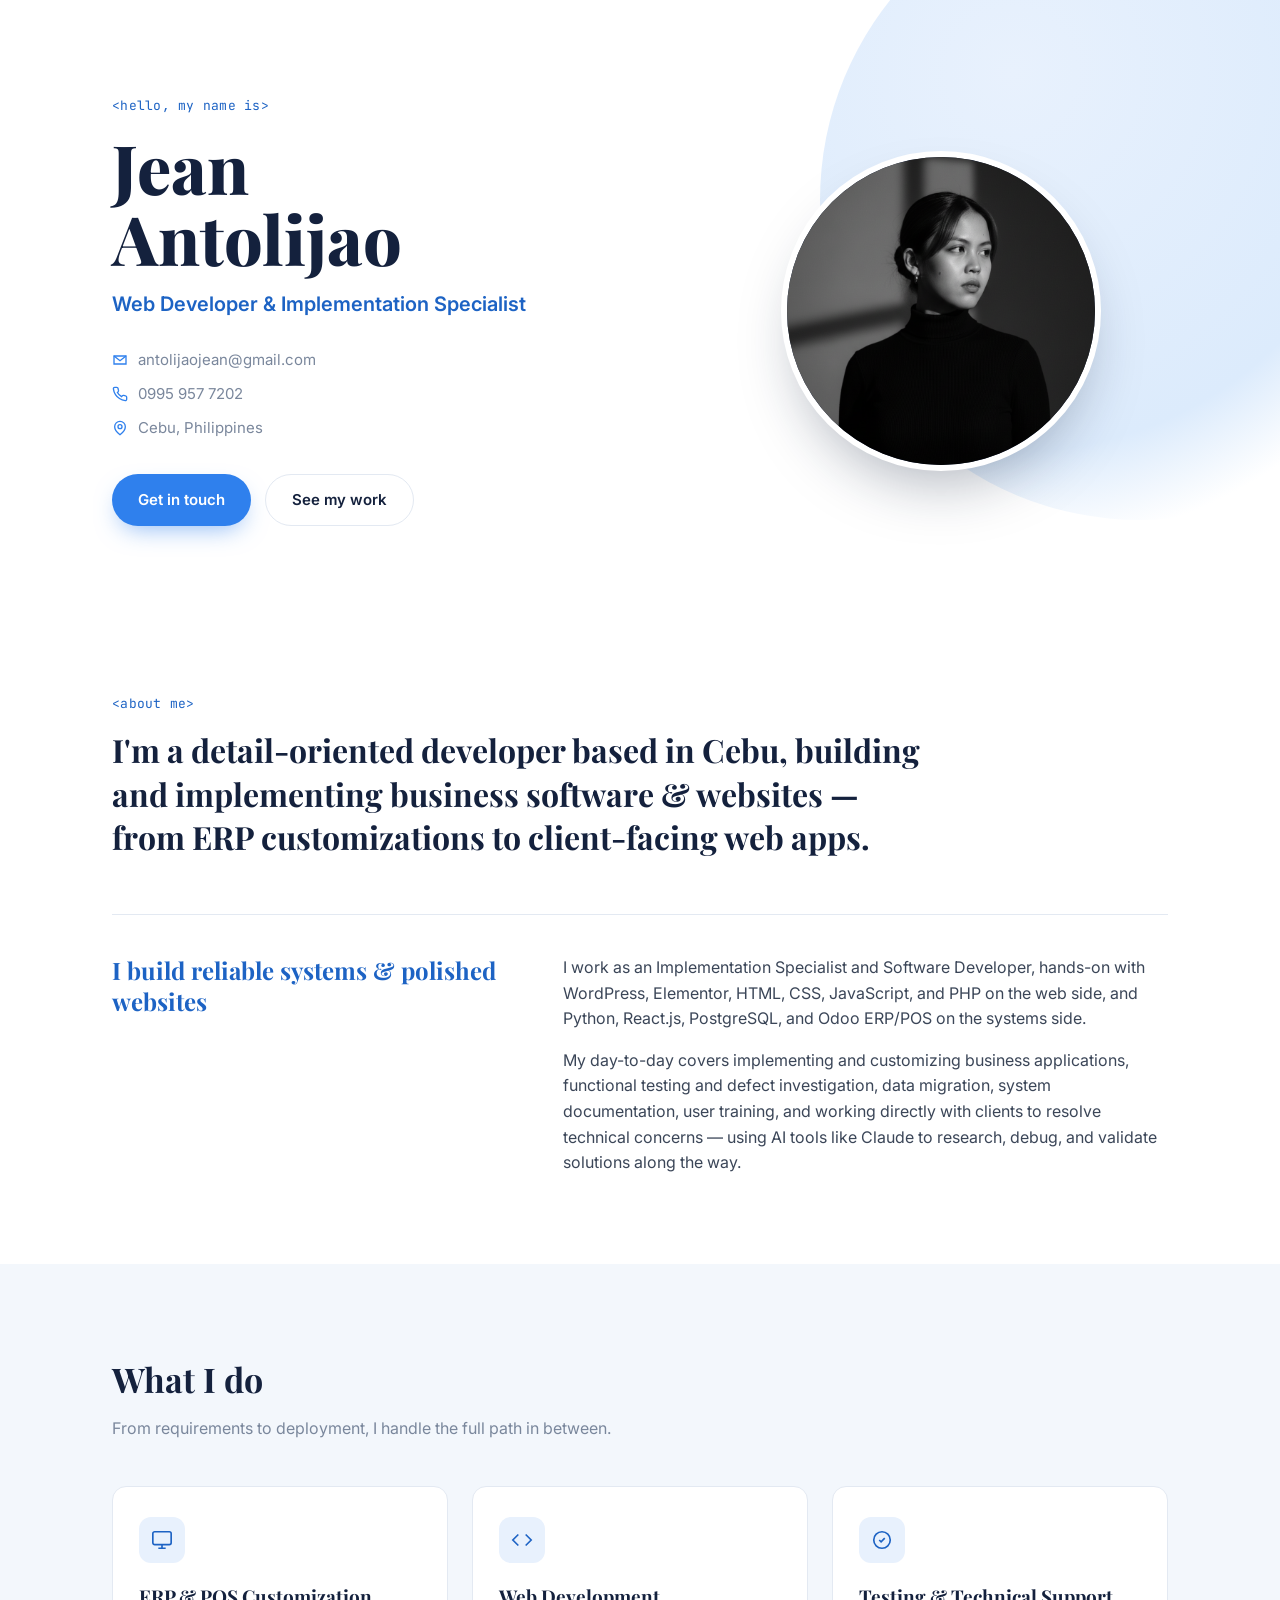
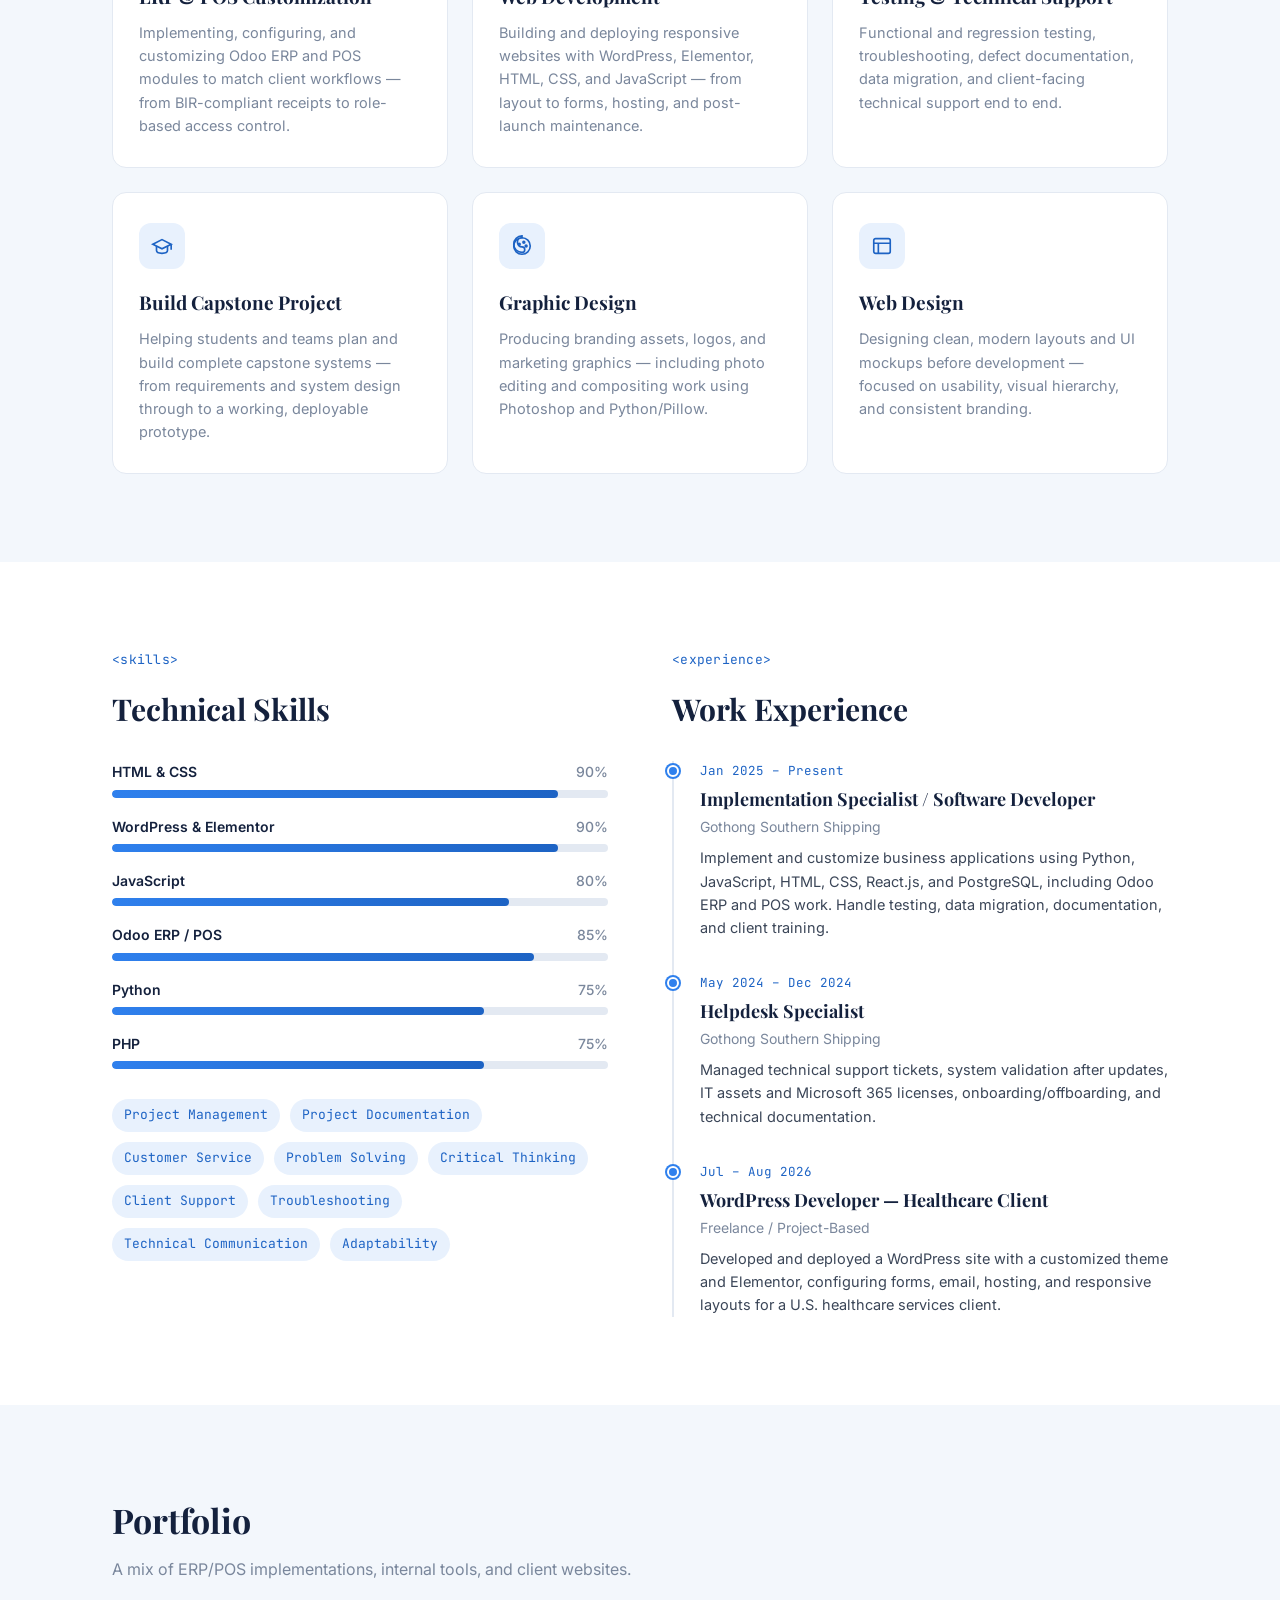
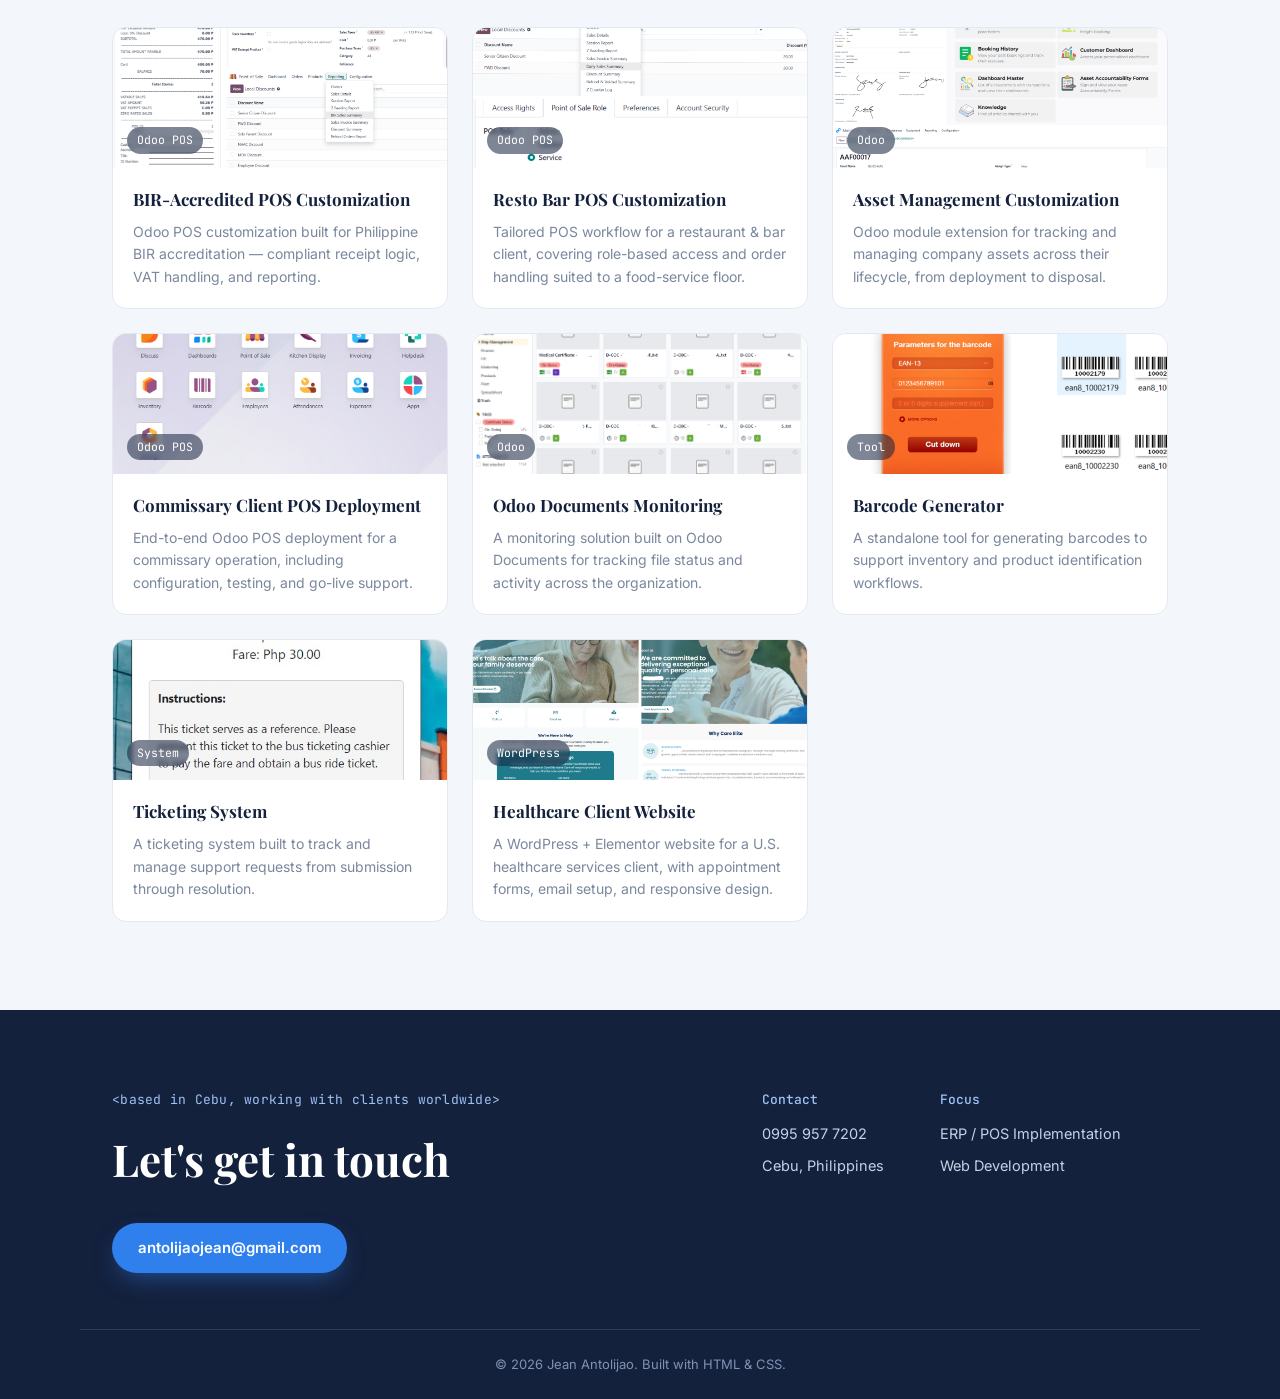
<file: index.html>
<!DOCTYPE html>
<html lang="en">
<head>
<meta charset="UTF-8">
<meta name="viewport" content="width=device-width, initial-scale=1.0">
<title>Jean Antolijao — Web Developer &amp; Implementation Specialist</title>
<meta name="description" content="Portfolio of Jean Antolijao, Web Developer and Implementation Specialist based in Cebu, Philippines.">
<link rel="preconnect" href="https://fonts.googleapis.com">
<link rel="preconnect" href="https://fonts.gstatic.com" crossorigin>
<link href="https://fonts.googleapis.com/css2?family=Playfair+Display:wght@600;700;800&family=Inter:wght@400;500;600;700&family=JetBrains+Mono:wght@500&display=swap" rel="stylesheet">
<link rel="stylesheet" href="style.css">
</head>
<body>

<section class="hero" id="top">
  <div class="hero__blob" aria-hidden="true"></div>
  <div class="wrap hero__inner">
    <div class="hero__text">
      <p class="eyebrow">&lt;hello, my name is&gt;</p>
      <h1 class="hero__name">Jean<br>Antolijao</h1>
      <p class="hero__role">Web Developer &amp; Implementation Specialist</p>

      <ul class="hero__contact">
        <li>
          <svg viewBox="0 0 24 24" width="16" height="16" fill="none" stroke="currentColor" stroke-width="2"><path d="M4 4h16v16H4z" opacity="0"/><path d="M3 6l9 7 9-7"/><path d="M3 6h18v12H3z"/></svg>
          antolijaojean@gmail.com
        </li>
        <li>
          <svg viewBox="0 0 24 24" width="16" height="16" fill="none" stroke="currentColor" stroke-width="2"><path d="M22 16.9v3a2 2 0 0 1-2.2 2 19.8 19.8 0 0 1-8.6-3.1 19.5 19.5 0 0 1-6-6A19.8 19.8 0 0 1 2.1 4.2 2 2 0 0 1 4.1 2h3a2 2 0 0 1 2 1.7c.1.9.3 1.8.6 2.7a2 2 0 0 1-.4 2.1L8.1 9.7a16 16 0 0 0 6.2 6.2l1.2-1.2a2 2 0 0 1 2.1-.5c.9.3 1.8.5 2.7.6a2 2 0 0 1 1.7 2.1Z"/></svg>
          0995 957 7202
        </li>
        <li>
          <svg viewBox="0 0 24 24" width="16" height="16" fill="none" stroke="currentColor" stroke-width="2"><path d="M20 10c0 6-8 12-8 12s-8-6-8-12a8 8 0 0 1 16 0Z"/><circle cx="12" cy="10" r="3"/></svg>
          Cebu, Philippines
        </li>
      </ul>

      <div class="hero__cta">
        <a href="#contact" class="btn btn--primary">Get in touch</a>
        <a href="#portfolio" class="btn btn--ghost">See my work</a>
      </div>
    </div>

    <div class="hero__photo">
      <div class="hero__photo-frame">
        <img src="assets/prof.png" alt="Portrait of Jean Antolijao">
      </div>
    </div>
  </div>
</section>

<!-- ABOUT -->
<section class="section" id="about">
  <div class="wrap">
    <p class="eyebrow">&lt;about me&gt;</p>
    <h2 class="statement">
      I'm a detail-oriented developer based in Cebu, building and implementing
      business software &amp; websites — from ERP customizations to
      client-facing web apps.
    </h2>

    <div class="about__grid">
      <div class="about__lead">
        <h3>I build reliable systems &amp; polished websites</h3>
      </div>
      <div class="about__body">
        <p>
          I work as an Implementation Specialist and Software Developer, hands-on with
          WordPress, Elementor, HTML, CSS, JavaScript, and PHP on the web side, and Python,
          React.js, PostgreSQL, and Odoo ERP/POS on the systems side.
        </p>
        <p>
          My day-to-day covers implementing and customizing business applications, functional
          testing and defect investigation, data migration, system documentation, user training,
          and working directly with clients to resolve technical concerns — using AI tools like
          Claude to research, debug, and validate solutions along the way.
        </p>
      </div>
    </div>
  </div>
</section>

<!-- WHAT I DO -->
<section class="section section--tint" id="services">
  <div class="wrap">
    <div class="section__head">
      <h2>What I do</h2>
      <p>From requirements to deployment, I handle the full path in between.</p>
    </div>

    <div class="services">
      <div class="service">
        <span class="service__icon">
          <svg viewBox="0 0 24 24" width="22" height="22" fill="none" stroke="currentColor" stroke-width="1.8"><rect x="2" y="3" width="20" height="14" rx="2"/><path d="M8 21h8M12 17v4"/></svg>
        </span>
        <h3>ERP &amp; POS Customization</h3>
        <p>Implementing, configuring, and customizing Odoo ERP and POS modules to match client
          workflows — from BIR-compliant receipts to role-based access control.</p>
      </div>

      <div class="service">
        <span class="service__icon">
          <svg viewBox="0 0 24 24" width="22" height="22" fill="none" stroke="currentColor" stroke-width="1.8"><path d="M16 18l6-6-6-6M8 6l-6 6 6 6"/></svg>
        </span>
        <h3>Web Development</h3>
        <p>Building and deploying responsive websites with WordPress, Elementor, HTML, CSS, and
          JavaScript — from layout to forms, hosting, and post-launch maintenance.</p>
      </div>

      <div class="service">
        <span class="service__icon">
          <svg viewBox="0 0 24 24" width="22" height="22" fill="none" stroke="currentColor" stroke-width="1.8"><path d="M9 12l2 2 4-4"/><circle cx="12" cy="12" r="9"/></svg>
        </span>
        <h3>Testing &amp; Technical Support</h3>
        <p>Functional and regression testing, troubleshooting, defect documentation, data
          migration, and client-facing technical support end to end.</p>
      </div>

      <div class="service">
        <span class="service__icon">
          <svg viewBox="0 0 24 24" width="22" height="22" fill="none" stroke="currentColor" stroke-width="1.8"><path d="M22 10v6M2 10l10-5 10 5-10 5-10-5Z"/><path d="M6 12v5c0 1.7 2.7 3 6 3s6-1.3 6-3v-5"/></svg>
        </span>
        <h3>Build Capstone Project</h3>
        <p>Helping students and teams plan and build complete capstone systems — from
          requirements and system design through to a working, deployable prototype.</p>
      </div>

      <div class="service">
        <span class="service__icon">
          <svg viewBox="0 0 24 24" width="22" height="22" fill="none" stroke="currentColor" stroke-width="1.8"><circle cx="12" cy="12" r="9"/><path d="M12 3a5 5 0 0 0 0 10 3 3 0 0 1 0 6c-5 0-9-4-9-9s4-9 9-9Z"/><circle cx="9" cy="10" r="1"/><circle cx="14" cy="8" r="1"/><circle cx="16.5" cy="12" r="1"/></svg>
        </span>
        <h3>Graphic Design</h3>
        <p>Producing branding assets, logos, and marketing graphics — including photo editing
          and compositing work using Photoshop and Python/Pillow.</p>
      </div>

      <div class="service">
        <span class="service__icon">
          <svg viewBox="0 0 24 24" width="22" height="22" fill="none" stroke="currentColor" stroke-width="1.8"><rect x="3" y="4" width="18" height="16" rx="2"/><path d="M3 9h18M8 9v11"/></svg>
        </span>
        <h3>Web Design</h3>
        <p>Designing clean, modern layouts and UI mockups before development — focused on
          usability, visual hierarchy, and consistent branding.</p>
      </div>
    </div>
  </div>
</section>

<!-- SKILLS + EXPERIENCE -->
<section class="section" id="skills">
  <div class="wrap two-col">
    <div>
      <p class="eyebrow">&lt;skills&gt;</p>
      <h2 class="section__title">Technical Skills</h2>

      <div class="skillbars">
        <div class="skillbar">
          <div class="skillbar__label"><span>HTML &amp; CSS</span><span>90%</span></div>
          <div class="skillbar__track"><div class="skillbar__fill" style="width:90%"></div></div>
        </div>
        <div class="skillbar">
          <div class="skillbar__label"><span>WordPress &amp; Elementor</span><span>90%</span></div>
          <div class="skillbar__track"><div class="skillbar__fill" style="width:90%"></div></div>
        </div>
        <div class="skillbar">
          <div class="skillbar__label"><span>JavaScript</span><span>80%</span></div>
          <div class="skillbar__track"><div class="skillbar__fill" style="width:80%"></div></div>
        </div>
        <div class="skillbar">
          <div class="skillbar__label"><span>Odoo ERP / POS</span><span>85%</span></div>
          <div class="skillbar__track"><div class="skillbar__fill" style="width:85%"></div></div>
        </div>
        <div class="skillbar">
          <div class="skillbar__label"><span>Python</span><span>75%</span></div>
          <div class="skillbar__track"><div class="skillbar__fill" style="width:75%"></div></div>
        </div>
        <div class="skillbar">
          <div class="skillbar__label"><span>PHP</span><span>75%</span></div>
          <div class="skillbar__track"><div class="skillbar__fill" style="width:75%"></div></div>
        </div>
      </div>

      <div class="tags">
        <span class="tag">Project Management</span>
        <span class="tag">Project Documentation</span>
        <span class="tag">Customer Service</span>
        <span class="tag">Problem Solving</span>
        <span class="tag">Critical Thinking</span>
        <span class="tag">Client Support</span>
        <span class="tag">Troubleshooting</span>
        <span class="tag">Technical Communication</span>
        <span class="tag">Adaptability</span>
      </div>
    </div>

    <div>
      <p class="eyebrow">&lt;experience&gt;</p>
      <h2 class="section__title">Work Experience</h2>

      <ol class="timeline">
        <li class="timeline__item">
          <span class="timeline__dot"></span>
          <span class="timeline__date">Jan 2025 – Present</span>
          <h3>Implementation Specialist / Software Developer</h3>
          <p class="timeline__org">Gothong Southern Shipping</p>
          <p>Implement and customize business applications using Python, JavaScript, HTML,
            CSS, React.js, and PostgreSQL, including Odoo ERP and POS work. Handle testing,
            data migration, documentation, and client training.</p>
        </li>
        <li class="timeline__item">
          <span class="timeline__dot"></span>
          <span class="timeline__date">May 2024 – Dec 2024</span>
          <h3>Helpdesk Specialist</h3>
          <p class="timeline__org">Gothong Southern Shipping</p>
          <p>Managed technical support tickets, system validation after updates, IT assets and
            Microsoft 365 licenses, onboarding/offboarding, and technical documentation.</p>
        </li>
        <li class="timeline__item">
          <span class="timeline__dot"></span>
          <span class="timeline__date">Jul – Aug 2026</span>
          <h3>WordPress Developer — Healthcare Client</h3>
          <p class="timeline__org">Freelance / Project-Based</p>
          <p>Developed and deployed a WordPress site with a customized theme and Elementor,
            configuring forms, email, hosting, and responsive layouts for a U.S. healthcare
            services client.</p>
        </li>
      </ol>
    </div>
  </div>
</section>

<!-- PORTFOLIO -->
<section class="section section--tint" id="portfolio">
  <div class="wrap">
    <div class="section__head">
      <h2>Portfolio</h2>
      <p>A mix of ERP/POS implementations, internal tools, and client websites.</p>
    </div>

    <div class="portfolio-grid">

      <a class="project" href="projects/bir-accreditation.html">
        <div class="project__thumb project__thumb--photo">
          <img src="assets/bir.png" alt="Odoo POS customization for BIR accreditation">
          <span class="project__tag">Odoo POS</span>
        </div>
        <h3>BIR-Accredited POS Customization</h3>
        <p>Odoo POS customization built for Philippine BIR accreditation — compliant receipt
          logic, VAT handling, and reporting.</p>
      </a>

      <a class="project" href="projects/restobar-pos.html">
        <div class="project__thumb project__thumb--photo">
          <img src="assets/v.png" alt="Odoo POS customization for a Resto Bar Client">
          <span class="project__tag">Odoo POS</span>
        </div>
        <h3>Resto Bar POS Customization</h3>
        <p>Tailored POS workflow for a restaurant &amp; bar client, covering role-based access
          and order handling suited to a food-service floor.</p>
      </a>

      <a class="project" href="projects/asset-management.html">
        <div class="project__thumb project__thumb--photo">
          <img src="assets/f.png" alt="Customized Odoo for Asset Management">
          <span class="project__tag">Odoo</span>
        </div>
        <h3>Asset Management Customization</h3>
        <p>Odoo module extension for tracking and managing company assets across their
          lifecycle, from deployment to disposal.</p>
      </a>

      <a class="project" href="projects/commissary-pos.html">
        <div class="project__thumb project__thumb--photo">
          <img src="assets/s.png" alt="Odoo POS customization for a Commissary Client">
          <span class="project__tag">Odoo POS</span>
        </div>
        <h3>Commissary Client POS Deployment</h3>
        <p>End-to-end Odoo POS deployment for a commissary operation, including configuration,
          testing, and go-live support.</p>
      </a>

      <a class="project" href="projects/docs-monitoring.html">
        <div class="project__thumb project__thumb--photo">
          <img src="assets/d.png" alt="Internal Documents Monitoring project for expiring certificates">
          <span class="project__tag">Odoo</span>
        </div>
        <h3>Odoo Documents Monitoring</h3>
        <p>A monitoring solution built on Odoo Documents for tracking file status and activity
          across the organization.</p>
      </a>

      <a class="project" href="projects/barcode-generator.html">
        <div class="project__thumb project__thumb--photo">
          <img src="assets/b.png" alt="Barcode Generator for our Commissary Client">
          <span class="project__tag">Tool</span>
        </div>
        <h3>Barcode Generator</h3>
        <p>A standalone tool for generating barcodes to support inventory and product
          identification workflows.</p>
      </a>

      <a class="project" href="projects/ticketing-system.html">
        <div class="project__thumb project__thumb--photo">
          <img src="assets/t.jpg" alt="Ticketing System for a school in Philippines">
          <span class="project__tag">System</span>
        </div>
        <h3>Ticketing System</h3>
        <p>A ticketing system built to track and manage support requests from submission
          through resolution.</p>
      </a>

      <a class="project" href="projects/healthcare-website.html">
        <div class="project__thumb project__thumb--photo">
          <img src="assets/w.png" alt="WordPress Website for a Client from U.S">
          <span class="project__tag">WordPress</span>
        </div>
        <h3>Healthcare Client Website</h3>
        <p>A WordPress + Elementor website for a U.S. healthcare services client, with
          appointment forms, email setup, and responsive design.</p>
      </a>

    </div>
  </div>
</section>

<!-- FOOTER / CONTACT -->
<footer class="footer" id="contact">
  <div class="wrap footer__inner">
    <div>
      <p class="eyebrow eyebrow--light">&lt;based in Cebu, working with clients worldwide&gt;</p>
      <h2 class="footer__cta">Let's get in touch</h2>
      <a href="mailto:antolijaojean@gmail.com" class="btn btn--primary">antolijaojean@gmail.com</a>
    </div>

    <div class="footer__cols">
      <div>
        <h4>Contact</h4>
        <p>0995 957 7202</p>
        <p>Cebu, Philippines</p>
      </div>
      <div>
        <h4>Focus</h4>
        <p>ERP / POS Implementation</p>
        <p>Web Development</p>
      </div>
    </div>
  </div>
  <p class="footer__copy">© 2026 Jean Antolijao. Built with HTML &amp; CSS.</p>
</footer>

</body>
</html>
</file>
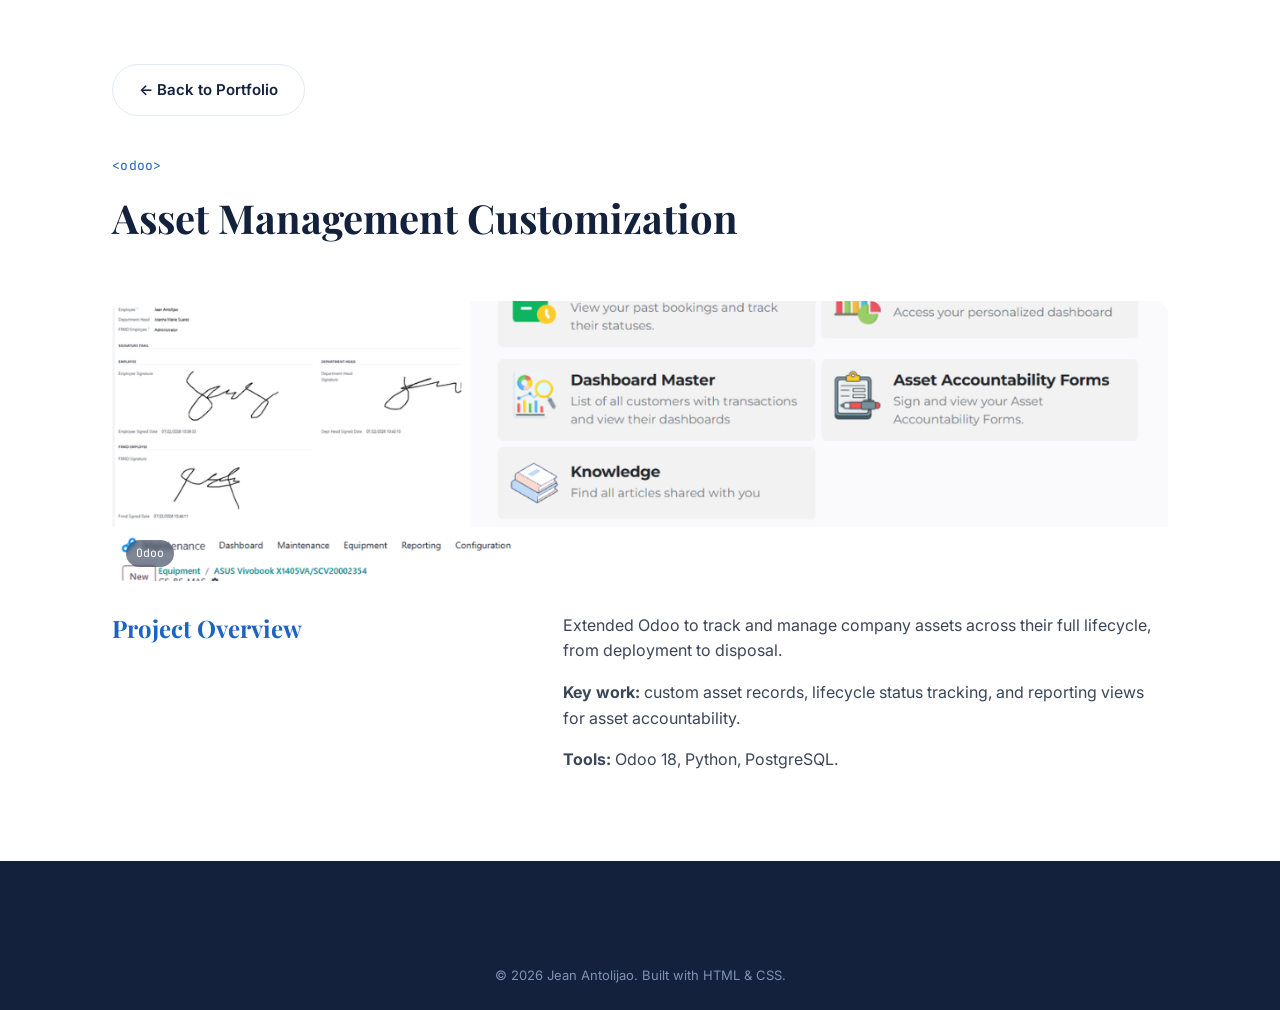
<file: projects/asset-management.html>
<!DOCTYPE html>
<html lang="en">
<head>
<meta charset="UTF-8">
<meta name="viewport" content="width=device-width, initial-scale=1.0">
<title>Asset Management Customization — Jean Antolijao</title>
<link rel="preconnect" href="https://fonts.googleapis.com">
<link rel="preconnect" href="https://fonts.gstatic.com" crossorigin>
<link href="https://fonts.googleapis.com/css2?family=Playfair+Display:wght@600;700;800&family=Inter:wght@400;500;600;700&family=JetBrains+Mono:wght@500&display=swap" rel="stylesheet">
<link rel="stylesheet" href="../style.css">
</head>
<body>

<section class="section" style="padding-top:64px;">
  <div class="wrap">
    <a href="../index.html#portfolio" class="btn btn--ghost" style="margin-bottom:40px;">&larr; Back to Portfolio</a>

    <p class="eyebrow">&lt;odoo&gt;</p>
    <h1 class="statement" style="font-size:clamp(28px,4vw,40px);">
      Asset Management Customization
    </h1>

    <div class="project__thumb project__thumb--photo" style="height:280px; border-radius:14px; margin:32px 0; position:relative;">
      <img src="../assets/f.png" alt="Customized Odoo for Asset Management">
      <span class="project__tag">Odoo</span>
    </div>

    <div class="about__grid" style="border-top:none; padding-top:0;">
      <div class="about__lead">
        <h3>Project Overview</h3>
      </div>
      <div class="about__body">
        <p>
          Extended Odoo to track and manage company assets across their full lifecycle, from
          deployment to disposal.
        </p>
        <p>
          <strong>Key work:</strong> custom asset records, lifecycle status tracking, and
          reporting views for asset accountability.
        </p>
        <p>
          <strong>Tools:</strong> Odoo 18, Python, PostgreSQL.
        </p>
      </div>
    </div>
  </div>
</section>

<footer class="footer">
  <p class="footer__copy">© 2026 Jean Antolijao. Built with HTML &amp; CSS.</p>
</footer>

</body>
</html>
</file>
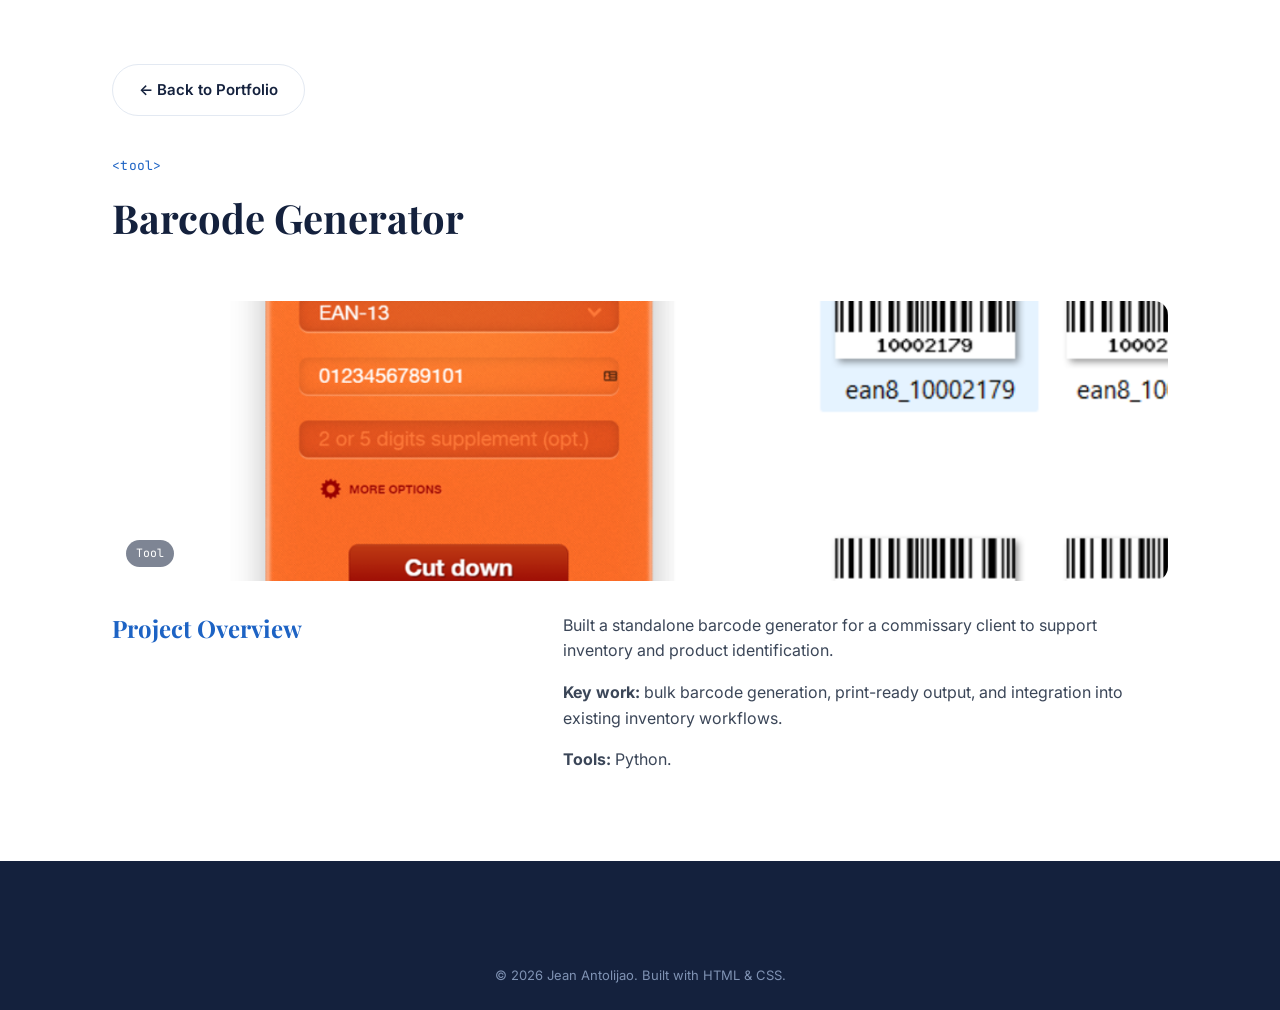
<file: projects/barcode-generator.html>
<!DOCTYPE html>
<html lang="en">
<head>
<meta charset="UTF-8">
<meta name="viewport" content="width=device-width, initial-scale=1.0">
<title>Barcode Generator — Jean Antolijao</title>
<link rel="preconnect" href="https://fonts.googleapis.com">
<link rel="preconnect" href="https://fonts.gstatic.com" crossorigin>
<link href="https://fonts.googleapis.com/css2?family=Playfair+Display:wght@600;700;800&family=Inter:wght@400;500;600;700&family=JetBrains+Mono:wght@500&display=swap" rel="stylesheet">
<link rel="stylesheet" href="../style.css">
</head>
<body>

<section class="section" style="padding-top:64px;">
  <div class="wrap">
    <a href="../index.html#portfolio" class="btn btn--ghost" style="margin-bottom:40px;">&larr; Back to Portfolio</a>

    <p class="eyebrow">&lt;tool&gt;</p>
    <h1 class="statement" style="font-size:clamp(28px,4vw,40px);">
      Barcode Generator
    </h1>

    <div class="project__thumb project__thumb--photo" style="height:280px; border-radius:14px; margin:32px 0; position:relative;">
      <img src="../assets/b.png" alt="Barcode Generator for our Commissary Client">
      <span class="project__tag">Tool</span>
    </div>

    <div class="about__grid" style="border-top:none; padding-top:0;">
      <div class="about__lead">
        <h3>Project Overview</h3>
      </div>
      <div class="about__body">
        <p>
          Built a standalone barcode generator for a commissary client to support inventory
          and product identification.
        </p>
        <p>
          <strong>Key work:</strong> bulk barcode generation, print-ready output, and
          integration into existing inventory workflows.
        </p>
        <p>
          <strong>Tools:</strong> Python.
        </p>
      </div>
    </div>
  </div>
</section>

<footer class="footer">
  <p class="footer__copy">© 2026 Jean Antolijao. Built with HTML &amp; CSS.</p>
</footer>

</body>
</html>
</file>
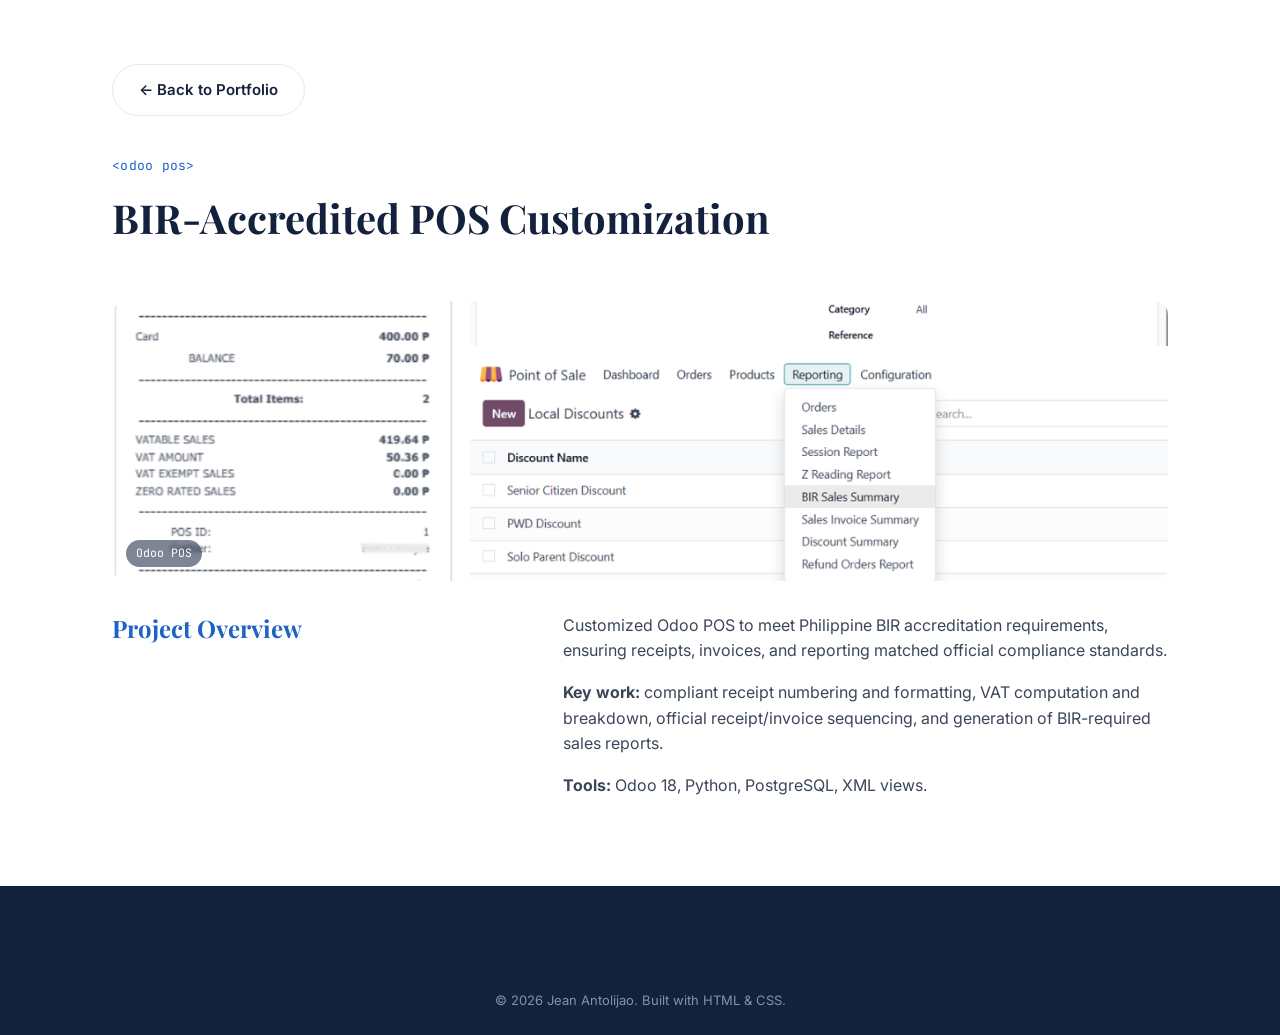
<file: projects/bir-accreditation.html>
<!DOCTYPE html>
<html lang="en">
<head>
<meta charset="UTF-8">
<meta name="viewport" content="width=device-width, initial-scale=1.0">
<title>BIR-Accredited POS Customization — Jean Antolijao</title>
<link rel="preconnect" href="https://fonts.googleapis.com">
<link rel="preconnect" href="https://fonts.gstatic.com" crossorigin>
<link href="https://fonts.googleapis.com/css2?family=Playfair+Display:wght@600;700;800&family=Inter:wght@400;500;600;700&family=JetBrains+Mono:wght@500&display=swap" rel="stylesheet">
<link rel="stylesheet" href="../style.css">
</head>
<body>

<section class="section" style="padding-top:64px;">
  <div class="wrap">
    <a href="../index.html#portfolio" class="btn btn--ghost" style="margin-bottom:40px;">&larr; Back to Portfolio</a>

    <p class="eyebrow">&lt;odoo pos&gt;</p>
    <h1 class="statement" style="font-size:clamp(28px,4vw,40px);">
      BIR-Accredited POS Customization
    </h1>

    <div class="project__thumb project__thumb--photo" style="height:280px; border-radius:14px; margin:32px 0; position:relative;">
      <img src="../assets/bir.png" alt="Odoo POS customization for BIR accreditation">
      <span class="project__tag">Odoo POS</span>
    </div>

    <div class="about__grid" style="border-top:none; padding-top:0;">
      <div class="about__lead">
        <h3>Project Overview</h3>
      </div>
      <div class="about__body">
        <p>
          Customized Odoo POS to meet Philippine BIR accreditation requirements, ensuring
          receipts, invoices, and reporting matched official compliance standards.
        </p>
        <p>
          <strong>Key work:</strong> compliant receipt numbering and formatting, VAT computation
          and breakdown, official receipt/invoice sequencing, and generation of BIR-required
          sales reports.
        </p>
        <p>
          <strong>Tools:</strong> Odoo 18, Python, PostgreSQL, XML views.
        </p>
      </div>
    </div>
  </div>
</section>

<footer class="footer">
  <p class="footer__copy">© 2026 Jean Antolijao. Built with HTML &amp; CSS.</p>
</footer>

</body>
</html>
</file>
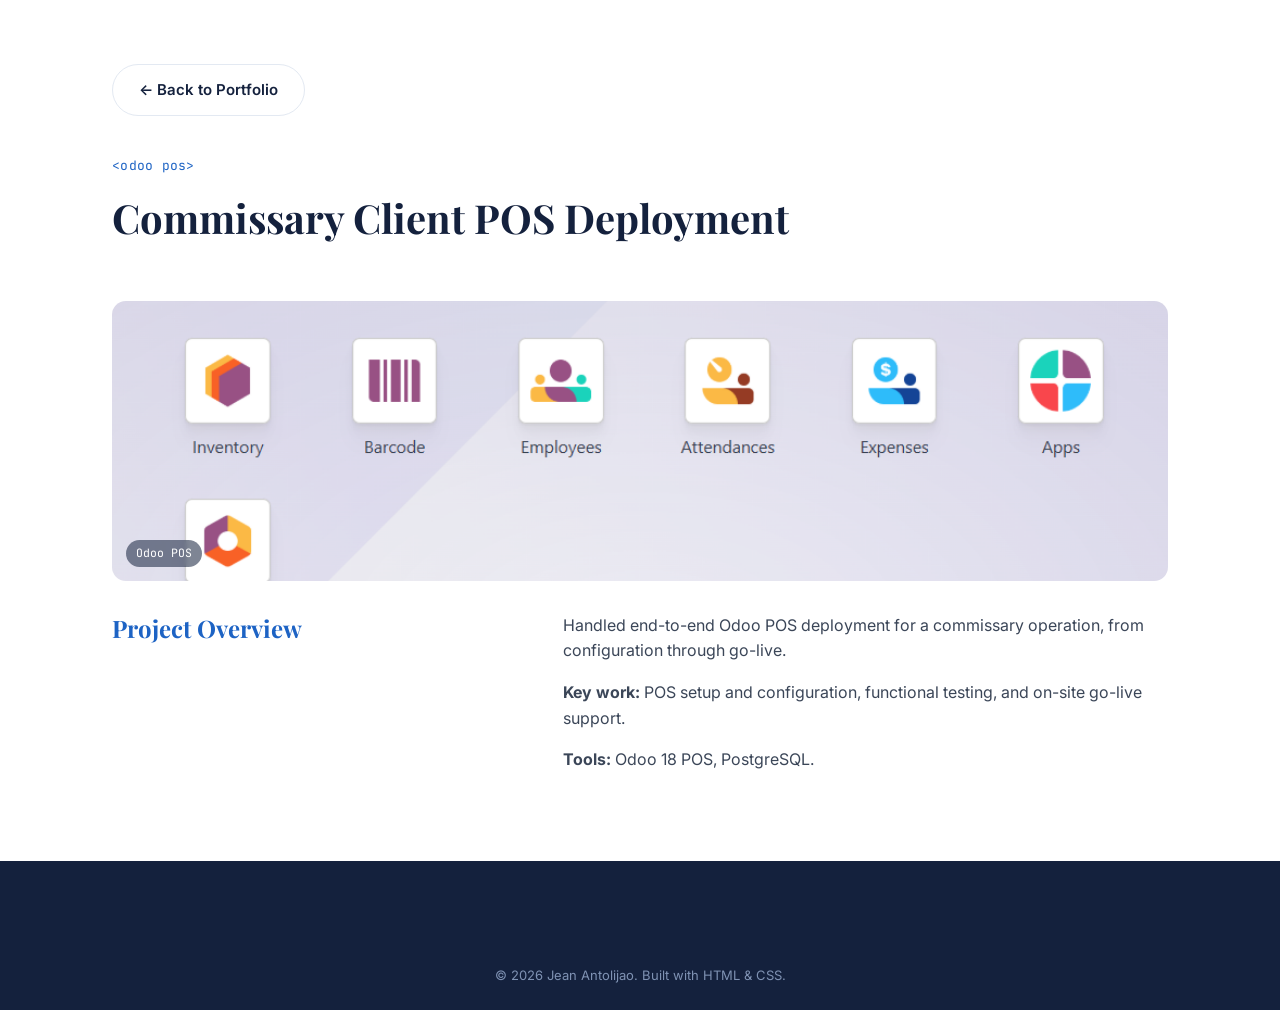
<file: projects/commissary-pos.html>
<!DOCTYPE html>
<html lang="en">
<head>
<meta charset="UTF-8">
<meta name="viewport" content="width=device-width, initial-scale=1.0">
<title>Commissary Client POS Deployment — Jean Antolijao</title>
<link rel="preconnect" href="https://fonts.googleapis.com">
<link rel="preconnect" href="https://fonts.gstatic.com" crossorigin>
<link href="https://fonts.googleapis.com/css2?family=Playfair+Display:wght@600;700;800&family=Inter:wght@400;500;600;700&family=JetBrains+Mono:wght@500&display=swap" rel="stylesheet">
<link rel="stylesheet" href="../style.css">
</head>
<body>

<section class="section" style="padding-top:64px;">
  <div class="wrap">
    <a href="../index.html#portfolio" class="btn btn--ghost" style="margin-bottom:40px;">&larr; Back to Portfolio</a>

    <p class="eyebrow">&lt;odoo pos&gt;</p>
    <h1 class="statement" style="font-size:clamp(28px,4vw,40px);">
      Commissary Client POS Deployment
    </h1>

    <div class="project__thumb project__thumb--photo" style="height:280px; border-radius:14px; margin:32px 0; position:relative;">
      <img src="../assets/s.png" alt="Odoo POS customization for a Commissary Client">
      <span class="project__tag">Odoo POS</span>
    </div>

    <div class="about__grid" style="border-top:none; padding-top:0;">
      <div class="about__lead">
        <h3>Project Overview</h3>
      </div>
      <div class="about__body">
        <p>
          Handled end-to-end Odoo POS deployment for a commissary operation, from configuration
          through go-live.
        </p>
        <p>
          <strong>Key work:</strong> POS setup and configuration, functional testing, and
          on-site go-live support.
        </p>
        <p>
          <strong>Tools:</strong> Odoo 18 POS, PostgreSQL.
        </p>
      </div>
    </div>
  </div>
</section>

<footer class="footer">
  <p class="footer__copy">© 2026 Jean Antolijao. Built with HTML &amp; CSS.</p>
</footer>

</body>
</html>
</file>
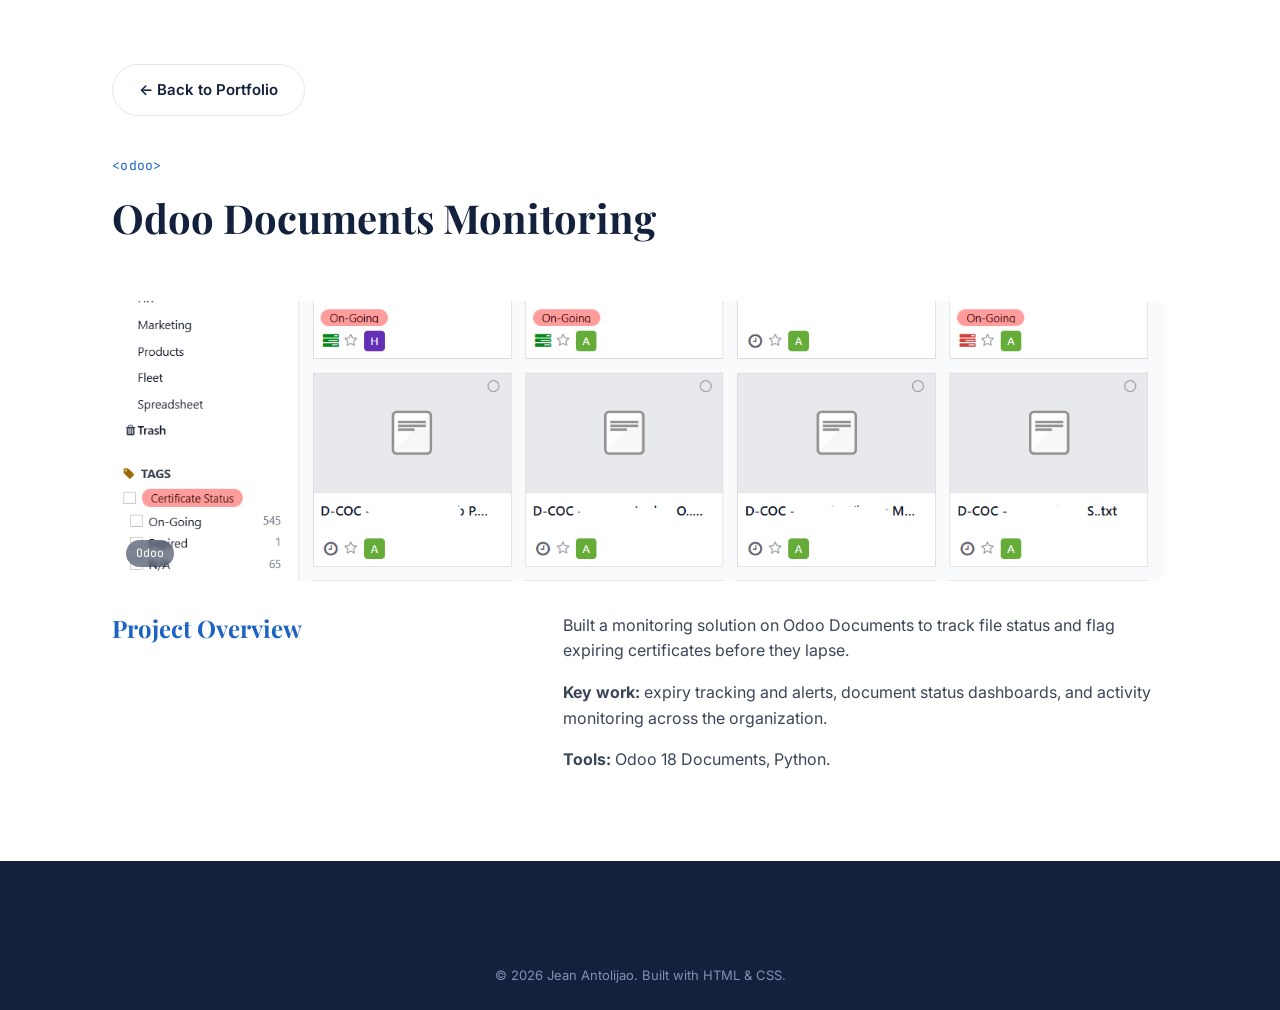
<file: projects/docs-monitoring.html>
<!DOCTYPE html>
<html lang="en">
<head>
<meta charset="UTF-8">
<meta name="viewport" content="width=device-width, initial-scale=1.0">
<title>Odoo Documents Monitoring — Jean Antolijao</title>
<link rel="preconnect" href="https://fonts.googleapis.com">
<link rel="preconnect" href="https://fonts.gstatic.com" crossorigin>
<link href="https://fonts.googleapis.com/css2?family=Playfair+Display:wght@600;700;800&family=Inter:wght@400;500;600;700&family=JetBrains+Mono:wght@500&display=swap" rel="stylesheet">
<link rel="stylesheet" href="../style.css">
</head>
<body>

<section class="section" style="padding-top:64px;">
  <div class="wrap">
    <a href="../index.html#portfolio" class="btn btn--ghost" style="margin-bottom:40px;">&larr; Back to Portfolio</a>

    <p class="eyebrow">&lt;odoo&gt;</p>
    <h1 class="statement" style="font-size:clamp(28px,4vw,40px);">
      Odoo Documents Monitoring
    </h1>

    <div class="project__thumb project__thumb--photo" style="height:280px; border-radius:14px; margin:32px 0; position:relative;">
      <img src="../assets/d.png" alt="Internal Documents Monitoring project for expiring certificates">
      <span class="project__tag">Odoo</span>
    </div>

    <div class="about__grid" style="border-top:none; padding-top:0;">
      <div class="about__lead">
        <h3>Project Overview</h3>
      </div>
      <div class="about__body">
        <p>
          Built a monitoring solution on Odoo Documents to track file status and flag expiring
          certificates before they lapse.
        </p>
        <p>
          <strong>Key work:</strong> expiry tracking and alerts, document status dashboards,
          and activity monitoring across the organization.
        </p>
        <p>
          <strong>Tools:</strong> Odoo 18 Documents, Python.
        </p>
      </div>
    </div>
  </div>
</section>

<footer class="footer">
  <p class="footer__copy">© 2026 Jean Antolijao. Built with HTML &amp; CSS.</p>
</footer>

</body>
</html>
</file>
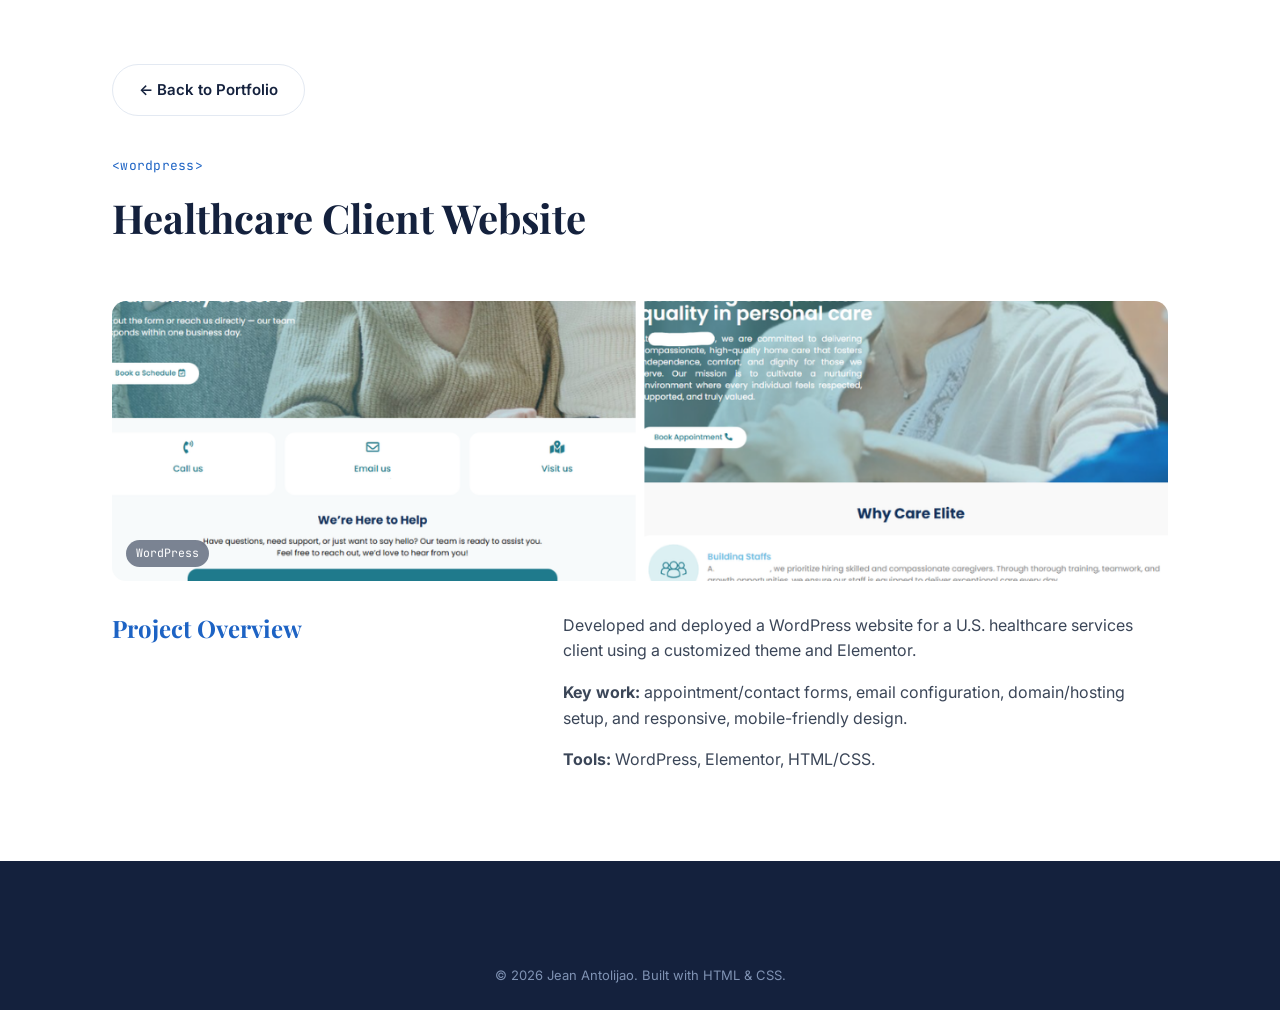
<file: projects/healthcare-website.html>
<!DOCTYPE html>
<html lang="en">
<head>
<meta charset="UTF-8">
<meta name="viewport" content="width=device-width, initial-scale=1.0">
<title>Healthcare Client Website — Jean Antolijao</title>
<link rel="preconnect" href="https://fonts.googleapis.com">
<link rel="preconnect" href="https://fonts.gstatic.com" crossorigin>
<link href="https://fonts.googleapis.com/css2?family=Playfair+Display:wght@600;700;800&family=Inter:wght@400;500;600;700&family=JetBrains+Mono:wght@500&display=swap" rel="stylesheet">
<link rel="stylesheet" href="../style.css">
</head>
<body>

<section class="section" style="padding-top:64px;">
  <div class="wrap">
    <a href="../index.html#portfolio" class="btn btn--ghost" style="margin-bottom:40px;">&larr; Back to Portfolio</a>

    <p class="eyebrow">&lt;wordpress&gt;</p>
    <h1 class="statement" style="font-size:clamp(28px,4vw,40px);">
      Healthcare Client Website
    </h1>

    <div class="project__thumb project__thumb--photo" style="height:280px; border-radius:14px; margin:32px 0; position:relative;">
      <img src="../assets/w.png" alt="WordPress Website for a Client from U.S">
      <span class="project__tag">WordPress</span>
    </div>

    <div class="about__grid" style="border-top:none; padding-top:0;">
      <div class="about__lead">
        <h3>Project Overview</h3>
      </div>
      <div class="about__body">
        <p>
          Developed and deployed a WordPress website for a U.S. healthcare services client
          using a customized theme and Elementor.
        </p>
        <p>
          <strong>Key work:</strong> appointment/contact forms, email configuration,
          domain/hosting setup, and responsive, mobile-friendly design.
        </p>
        <p>
          <strong>Tools:</strong> WordPress, Elementor, HTML/CSS.
        </p>
      </div>
    </div>
  </div>
</section>

<footer class="footer">
  <p class="footer__copy">© 2026 Jean Antolijao. Built with HTML &amp; CSS.</p>
</footer>

</body>
</html>
</file>
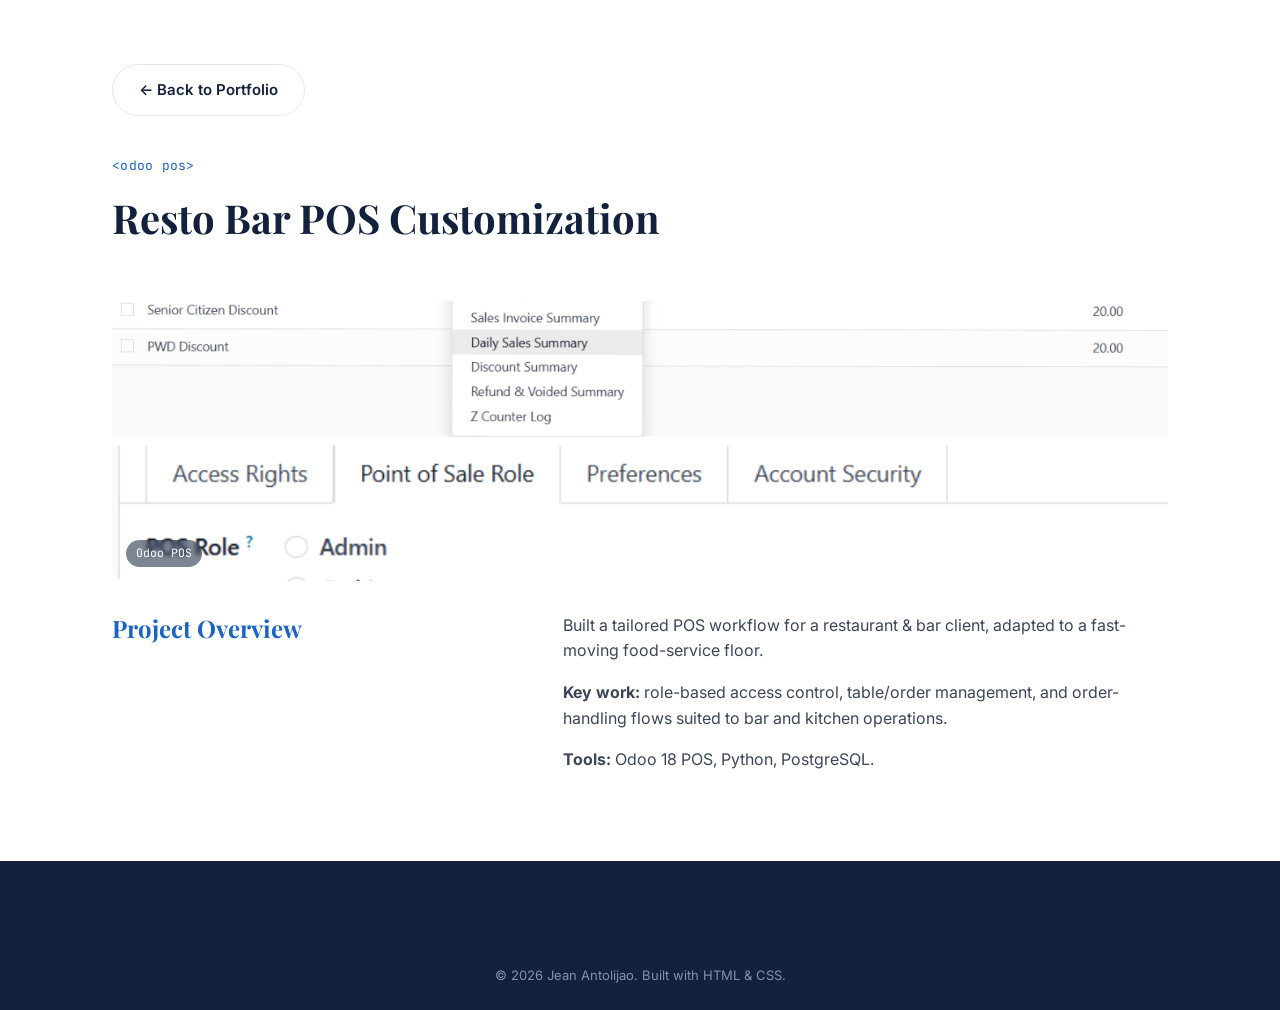
<file: projects/restobar-pos.html>
<!DOCTYPE html>
<html lang="en">
<head>
<meta charset="UTF-8">
<meta name="viewport" content="width=device-width, initial-scale=1.0">
<title>Resto Bar POS Customization — Jean Antolijao</title>
<link rel="preconnect" href="https://fonts.googleapis.com">
<link rel="preconnect" href="https://fonts.gstatic.com" crossorigin>
<link href="https://fonts.googleapis.com/css2?family=Playfair+Display:wght@600;700;800&family=Inter:wght@400;500;600;700&family=JetBrains+Mono:wght@500&display=swap" rel="stylesheet">
<link rel="stylesheet" href="../style.css">
</head>
<body>

<section class="section" style="padding-top:64px;">
  <div class="wrap">
    <a href="../index.html#portfolio" class="btn btn--ghost" style="margin-bottom:40px;">&larr; Back to Portfolio</a>

    <p class="eyebrow">&lt;odoo pos&gt;</p>
    <h1 class="statement" style="font-size:clamp(28px,4vw,40px);">
      Resto Bar POS Customization
    </h1>

    <div class="project__thumb project__thumb--photo" style="height:280px; border-radius:14px; margin:32px 0; position:relative;">
      <img src="../assets/v.png" alt="Odoo POS customization for a Resto Bar Client">
      <span class="project__tag">Odoo POS</span>
    </div>

    <div class="about__grid" style="border-top:none; padding-top:0;">
      <div class="about__lead">
        <h3>Project Overview</h3>
      </div>
      <div class="about__body">
        <p>
          Built a tailored POS workflow for a restaurant &amp; bar client, adapted to a
          fast-moving food-service floor.
        </p>
        <p>
          <strong>Key work:</strong> role-based access control, table/order management, and
          order-handling flows suited to bar and kitchen operations.
        </p>
        <p>
          <strong>Tools:</strong> Odoo 18 POS, Python, PostgreSQL.
        </p>
      </div>
    </div>
  </div>
</section>

<footer class="footer">
  <p class="footer__copy">© 2026 Jean Antolijao. Built with HTML &amp; CSS.</p>
</footer>

</body>
</html>
</file>
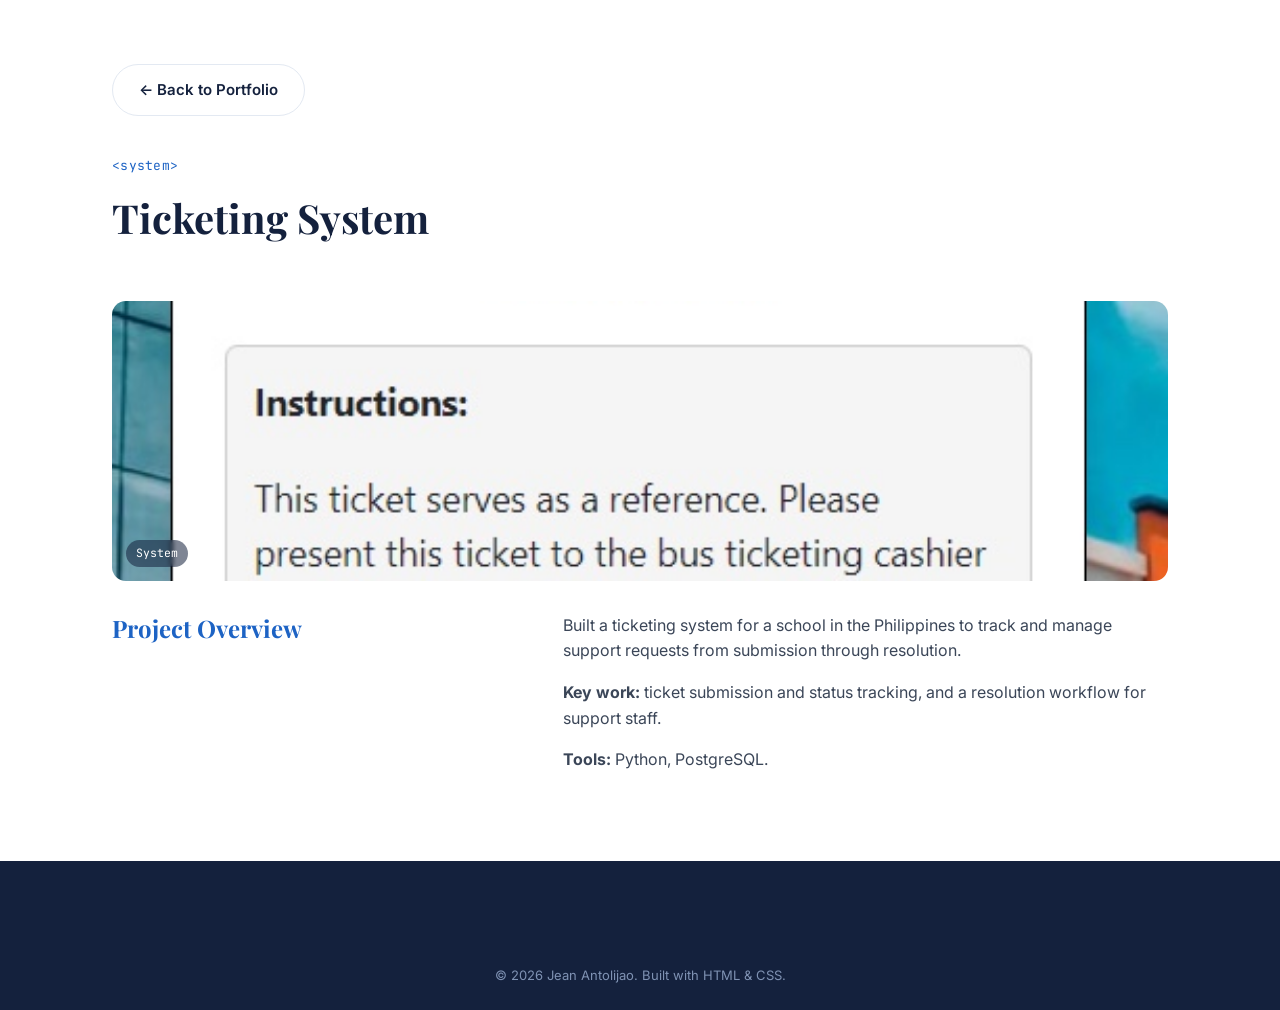
<file: projects/ticketing-system.html>
<!DOCTYPE html>
<html lang="en">
<head>
<meta charset="UTF-8">
<meta name="viewport" content="width=device-width, initial-scale=1.0">
<title>Ticketing System — Jean Antolijao</title>
<link rel="preconnect" href="https://fonts.googleapis.com">
<link rel="preconnect" href="https://fonts.gstatic.com" crossorigin>
<link href="https://fonts.googleapis.com/css2?family=Playfair+Display:wght@600;700;800&family=Inter:wght@400;500;600;700&family=JetBrains+Mono:wght@500&display=swap" rel="stylesheet">
<link rel="stylesheet" href="../style.css">
</head>
<body>

<section class="section" style="padding-top:64px;">
  <div class="wrap">
    <a href="../index.html#portfolio" class="btn btn--ghost" style="margin-bottom:40px;">&larr; Back to Portfolio</a>

    <p class="eyebrow">&lt;system&gt;</p>
    <h1 class="statement" style="font-size:clamp(28px,4vw,40px);">
      Ticketing System
    </h1>

    <div class="project__thumb project__thumb--photo" style="height:280px; border-radius:14px; margin:32px 0; position:relative;">
      <img src="../assets/t.jpg" alt="Ticketing System for a school in Philippines">
      <span class="project__tag">System</span>
    </div>

    <div class="about__grid" style="border-top:none; padding-top:0;">
      <div class="about__lead">
        <h3>Project Overview</h3>
      </div>
      <div class="about__body">
        <p>
          Built a ticketing system for a school in the Philippines to track and manage support
          requests from submission through resolution.
        </p>
        <p>
          <strong>Key work:</strong> ticket submission and status tracking, and a resolution
          workflow for support staff.
        </p>
        <p>
          <strong>Tools:</strong> Python, PostgreSQL.
        </p>
      </div>
    </div>
  </div>
</section>

<footer class="footer">
  <p class="footer__copy">© 2026 Jean Antolijao. Built with HTML &amp; CSS.</p>
</footer>

</body>
</html>
</file>
<file: style.css>
/* ---------------------------------------------
   Tokens
--------------------------------------------- */
:root{
  --bg:            #ffffff;
  --bg-tint:       #f3f7fc;
  --navy:          #14213d;
  --text:          #3b4658;
  --muted:         #7a879c;
  --blue:          #2f80ed;
  --blue-dark:     #1d63c4;
  --blue-soft:     #e8f1fd;
  --line:          #e3e9f2;

  --font-display:  'Playfair Display', Georgia, serif;
  --font-body:     'Inter', -apple-system, BlinkMacSystemFont, sans-serif;
  --font-mono:     'JetBrains Mono', ui-monospace, monospace;

  --radius: 14px;
  --wrap: 1120px;
}

*{ box-sizing: border-box; }
html{ scroll-behavior: smooth; }
body{
  margin:0;
  font-family: var(--font-body);
  color: var(--text);
  background: var(--bg);
  line-height: 1.6;
  -webkit-font-smoothing: antialiased;
}
img{ max-width:100%; display:block; }
h1,h2,h3{ font-family: var(--font-display); color: var(--navy); margin:0; }
p{ margin:0; }
a{ color: inherit; }
:focus-visible{ outline: 2px solid var(--blue); outline-offset: 3px; }

.wrap{
  max-width: var(--wrap);
  margin: 0 auto;
  padding: 0 32px;
}

.eyebrow{
  font-family: var(--font-mono);
  font-size: 13px;
  letter-spacing: .02em;
  color: var(--blue-dark);
  margin: 0 0 14px;
}
.eyebrow--light{ color: #9fc2f5; }

.btn{
  display:inline-flex;
  align-items:center;
  gap:8px;
  padding: 13px 26px;
  border-radius: 999px;
  font-weight: 600;
  font-size: 15px;
  text-decoration: none;
  transition: transform .15s ease, box-shadow .15s ease, background .15s ease;
}
.btn--primary{
  background: var(--blue);
  color: #fff;
  box-shadow: 0 10px 24px -8px rgba(47,128,237,.55);
}
.btn--primary:hover{ background: var(--blue-dark); transform: translateY(-1px); }
.btn--ghost{
  background: transparent;
  color: var(--navy);
  border: 1.5px solid var(--line);
}
.btn--ghost:hover{ border-color: var(--blue); color: var(--blue-dark); }

/* ---------------------------------------------
   Hero
--------------------------------------------- */
.hero{
  position: relative;
  overflow: hidden;
  padding: 96px 0 80px;
}
.hero__blob{
  position: absolute;
  top: -120px;
  right: -180px;
  width: 640px;
  height: 640px;
  border-radius: 50%;
  background: radial-gradient(circle at 30% 30%, var(--blue-soft), #dcebfc 60%, transparent 75%);
  z-index: 0;
}
.hero__inner{
  position: relative;
  z-index: 1;
  display: grid;
  grid-template-columns: 1.1fr .9fr;
  gap: 48px;
  align-items: center;
}
.hero__name{
  font-size: clamp(44px, 6vw, 68px);
  font-weight: 800;
  line-height: 1.05;
  margin: 0 0 14px;
}
.hero__role{
  font-size: 20px;
  color: var(--blue-dark);
  font-weight: 600;
  margin-bottom: 28px;
}
.hero__contact{
  list-style:none;
  margin: 0 0 34px;
  padding: 0;
  display:flex;
  flex-direction:column;
  gap: 10px;
  font-size: 15px;
  color: var(--muted);
}
.hero__contact li{
  display:flex;
  align-items:center;
  gap: 10px;
}
.hero__contact svg{ color: var(--blue); flex-shrink:0; }
.hero__cta{ display:flex; gap: 14px; flex-wrap: wrap; }

.hero__photo{ position: relative; display:flex; justify-content:center; }
.hero__photo-frame{
  width: 320px;
  height: 320px;
  border-radius: 50%;
  overflow: hidden;
  background: var(--navy);
  box-shadow: 0 30px 60px -20px rgba(20,33,61,.35);
  border: 6px solid #fff;
}
.hero__photo-frame img{
  width:100%; height:100%; object-fit: cover;
}
.hero__photo-frame--placeholder{
  display:flex;
  align-items:center;
  justify-content:center;
  background: var(--blue-soft);
  color: var(--blue);
}

/* ---------------------------------------------
   Section basics
--------------------------------------------- */
.section{ padding: 88px 0; }
.section--tint{ background: var(--bg-tint); }
.section__head{ margin-bottom: 44px; max-width: 560px; }
.section__head h2{ font-size: 34px; margin-bottom: 10px; }
.section__head p{ color: var(--muted); font-size: 16px; }
.section__title{ font-size: 30px; margin-bottom: 28px; }

/* ---------------------------------------------
   About
--------------------------------------------- */
.statement{
  font-size: clamp(24px, 3vw, 32px);
  font-weight: 700;
  line-height: 1.35;
  max-width: 820px;
  margin-bottom: 56px;
}
.about__grid{
  display: grid;
  grid-template-columns: .8fr 1.2fr;
  gap: 48px;
  padding-top: 40px;
  border-top: 1px solid var(--line);
}
.about__lead h3{
  font-size: 24px;
  line-height: 1.3;
  color: var(--blue-dark);
}
.about__body p{ margin-bottom: 16px; color: var(--text); }
.about__body p:last-child{ margin-bottom: 0; }

/* ---------------------------------------------
   Services
--------------------------------------------- */
.services{
  display: grid;
  grid-template-columns: repeat(3, 1fr);
  gap: 24px;
}
.service{
  background: #fff;
  border: 1px solid var(--line);
  border-radius: var(--radius);
  padding: 30px 26px;
}
.service__icon{
  display:inline-flex;
  align-items:center;
  justify-content:center;
  width: 46px;
  height: 46px;
  border-radius: 12px;
  background: var(--blue-soft);
  color: var(--blue-dark);
  margin-bottom: 18px;
}
.service h3{ font-size: 19px; margin-bottom: 10px; }
.service p{ color: var(--muted); font-size: 14.5px; }

/* ---------------------------------------------
   Skills + Experience
--------------------------------------------- */
.two-col{
  display: grid;
  grid-template-columns: 1fr 1fr;
  gap: 64px;
}

.skillbars{ display:flex; flex-direction:column; gap: 18px; margin-bottom: 30px; }
.skillbar__label{
  display:flex;
  justify-content:space-between;
  font-size: 14px;
  margin-bottom: 6px;
  color: var(--navy);
  font-weight: 600;
}
.skillbar__label span:last-child{ color: var(--muted); font-weight: 500; }
.skillbar__track{
  height: 8px;
  border-radius: 999px;
  background: var(--line);
  overflow: hidden;
}
.skillbar__fill{
  height: 100%;
  border-radius: 999px;
  background: linear-gradient(90deg, var(--blue), var(--blue-dark));
}

.tags{ display:flex; flex-wrap:wrap; gap: 10px; }
.tag{
  font-size: 13px;
  font-family: var(--font-mono);
  padding: 6px 12px;
  border-radius: 999px;
  background: var(--blue-soft);
  color: var(--blue-dark);
}

.timeline{
  list-style:none;
  margin:0; padding:0;
  border-left: 2px solid var(--line);
}
.timeline__item{
  position: relative;
  padding: 0 0 34px 26px;
}
.timeline__item:last-child{ padding-bottom: 0; }
.timeline__dot{
  position:absolute;
  left: -7px;
  top: 4px;
  width: 12px;
  height: 12px;
  border-radius: 50%;
  background: var(--blue);
  border: 2px solid #fff;
  box-shadow: 0 0 0 2px var(--blue);
}
.timeline__date{
  font-family: var(--font-mono);
  font-size: 12.5px;
  color: var(--blue-dark);
  display:block;
  margin-bottom: 4px;
}
.timeline__item h3{ font-size: 18px; margin-bottom: 2px; }
.timeline__org{ font-size: 14px; color: var(--muted); margin-bottom: 8px; }
.timeline__item p:last-child{ font-size: 14.5px; color: var(--text); }

/* ---------------------------------------------
   Portfolio
--------------------------------------------- */
.portfolio-grid{
  display: grid;
  grid-template-columns: repeat(3, 1fr);
  gap: 24px;
}
.project{
  background: #fff;
  border-radius: var(--radius);
  border: 1px solid var(--line);
  overflow: hidden;
  transition: transform .18s ease, box-shadow .18s ease;
}
.project:hover{
  transform: translateY(-4px);
  box-shadow: 0 20px 34px -18px rgba(20,33,61,.25);
}
.project__thumb{
  height: 140px;
  display:flex;
  align-items:flex-end;
  padding: 14px;
  position: relative;
}
.project__thumb--erp{ background: linear-gradient(135deg, #2f80ed, #14213d); }
.project__thumb--tool{ background: linear-gradient(135deg, #4facfe 0%, #1d63c4 100%); }
.project__thumb--web{ background: linear-gradient(135deg, #56ccf2, #2f80ed); }
a.project{
  text-decoration: none;
  color: inherit;
  cursor: pointer;
}

.project__thumb--photo{
  padding: 0;
  align-items: flex-end;
  overflow: hidden;
}
.project__thumb--photo img{
  position: absolute;
  inset: 0;
  width: 100%;
  height: 100%;
  object-fit: cover;
  z-index: 0;
  transition: transform .25s ease;
}
.project__thumb--photo .project__tag{
  position: relative;
  z-index: 1;
  margin: 14px;
  background: rgba(20,33,61,.55);
}
.project:hover .project__thumb--photo img{
  transform: scale(1.05);
}
.project__tag{
  font-family: var(--font-mono);
  font-size: 11.5px;
  color: #fff;
  background: rgba(255,255,255,.18);
  padding: 4px 10px;
  border-radius: 999px;
  backdrop-filter: blur(2px);
}
.project h3{ font-size: 17px; margin: 18px 20px 8px; }
.project p{ font-size: 14px; color: var(--muted); margin: 0 20px 20px; }

/* ---------------------------------------------
   Footer
--------------------------------------------- */
.footer{
  background: var(--navy);
  color: #dfe7f5;
  padding: 80px 0 24px;
}
.footer__inner{
  display: grid;
  grid-template-columns: 1.2fr .8fr;
  gap: 40px;
  padding-bottom: 56px;
  border-bottom: 1px solid rgba(255,255,255,.12);
}
.footer__cta{
  color: #fff;
  font-size: clamp(30px, 4vw, 44px);
  margin: 6px 0 28px;
}
.footer__cols{
  display:flex;
  gap: 56px;
}
.footer__cols h4{
  font-family: var(--font-mono);
  font-size: 13px;
  color: #9fc2f5;
  margin: 0 0 12px;
  font-weight: 500;
}
.footer__cols p{ font-size: 14.5px; margin-bottom: 8px; color: #c4d1e6; }
.footer__copy{
  text-align:center;
  font-size: 13px;
  color: #7f92b3;
  margin: 24px 0 0;
}

/* ---------------------------------------------
   Responsive
--------------------------------------------- */
@media (max-width: 860px){
  .hero__inner{ grid-template-columns: 1fr; text-align:center; }
  .hero__contact{ align-items:center; }
  .hero__cta{ justify-content:center; }
  .hero__photo{ order:-1; margin-bottom: 20px; }
  .hero__photo-frame{ width: 240px; height: 240px; }

  .about__grid{ grid-template-columns: 1fr; }
  .services{ grid-template-columns: 1fr; }
  .two-col{ grid-template-columns: 1fr; gap: 48px; }
  .portfolio-grid{ grid-template-columns: repeat(2, 1fr); }
  .footer__inner{ grid-template-columns: 1fr; }
  .footer__cols{ gap: 32px; }
}

@media (max-width: 540px){
  .wrap{ padding: 0 20px; }
  .portfolio-grid{ grid-template-columns: 1fr; }
  .hero{ padding: 72px 0 56px; }
  .section{ padding: 64px 0; }
}

@media (prefers-reduced-motion: reduce){
  html{ scroll-behavior:auto; }
  *{ transition:none !important; }
}
</file>
